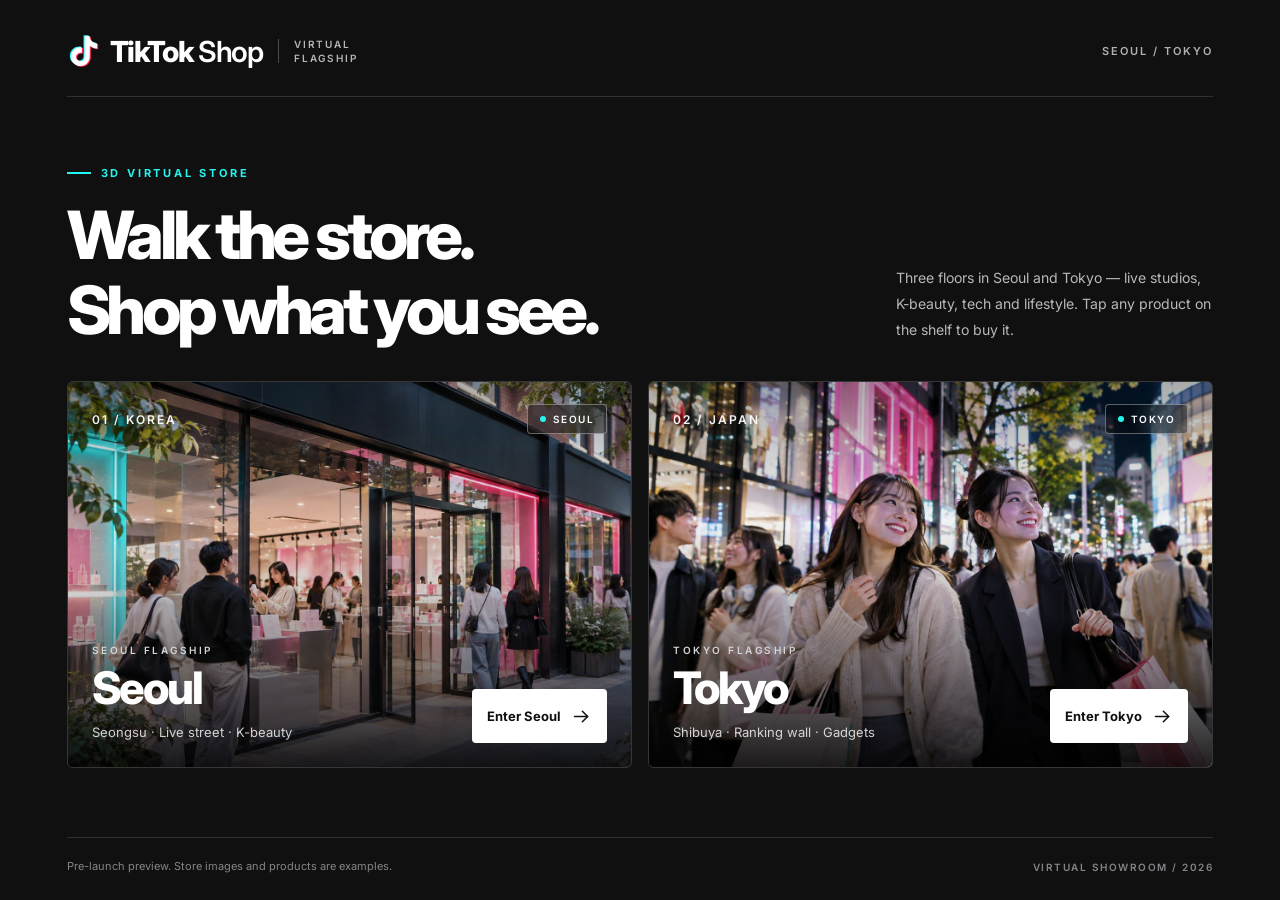
<file: tour.html>
<!DOCTYPE html>
<html lang="ko">
<head>
<meta charset="UTF-8">
<meta name="viewport" content="width=device-width, initial-scale=1.0, viewport-fit=cover">
<meta name="theme-color" content="#101010">
<title>TikTok Shop — Virtual Store Tour</title>

<link rel="preconnect" href="https://fonts.googleapis.com">
<link rel="preconnect" href="https://fonts.gstatic.com" crossorigin>
<link href="https://fonts.googleapis.com/css2?family=Inter:wght@400;500;600;700;800;900&family=Noto+Sans+KR:wght@400;500;600;700;800&family=Noto+Sans+JP:wght@400;500;600;700;800&family=Noto+Sans+SC:wght@400;500;600;700;800&display=swap" rel="stylesheet">

<script type="importmap">
{"imports":{"three":"./lib/three/three.module.min.js","three/addons/":"./lib/three/addons/"}}
</script>

<style>
:root {
    --red: #FE2C55;
    --cyan: #25F4EE;
    --black: #101010;
    --white: #FFFFFF;
    --muted: #929295;
    --glass: rgba(15, 15, 17, .84);
    --glass-border: rgba(255, 255, 255, .15);
    --line: #E9E9EB;
    --radius: 12px;
    --panel-width: 420px;
    --font: "Inter", "Noto Sans KR", "Noto Sans JP",
            "Noto Sans SC", sans-serif;
    --ease: cubic-bezier(.22, 1, .36, 1);
    --safe-top: env(safe-area-inset-top, 0px);
    --safe-bottom: env(safe-area-inset-bottom, 0px);
    --safe-left: env(safe-area-inset-left, 0px);
    --safe-right: env(safe-area-inset-right, 0px);
}

* {
    box-sizing: border-box;
    -webkit-tap-highlight-color: transparent;
}

html,
body {
    width: 100%;
    height: 100%;
    margin: 0;
    overflow: hidden;
    overscroll-behavior: none;
    background: var(--black);
    color: var(--white);
    font-family: var(--font);
    font-size: 14px;
    -webkit-font-smoothing: antialiased;
}

html:lang(ja) {
    --font: "Inter", "Noto Sans JP", sans-serif;
}

html:lang(zh) {
    --font: "Inter", "Noto Sans SC", sans-serif;
}

button,
select,
input {
    font: inherit;
}

button,
a,
select {
    -webkit-user-select: none;
    user-select: none;
}

button {
    appearance: none;
    border: 0;
    padding: 0;
    color: inherit;
    cursor: pointer;
}

button:disabled {
    cursor: not-allowed;
}

button:focus-visible,
a:focus-visible,
select:focus-visible {
    outline: 2px solid var(--cyan);
    outline-offset: 4px;
}

a {
    color: inherit;
    text-decoration: none;
}

img {
    display: block;
    max-width: 100%;
}

svg {
    display: block;
    flex-shrink: 0;
}

[hidden] {
    display: none !important;
}

.icon {
    width: 20px;
    height: 20px;
    fill: none;
    stroke: currentColor;
    stroke-width: 1.75;
    stroke-linecap: round;
    stroke-linejoin: round;
}

/* ==================================================
   01. THREE.JS CANVAS
================================================== */

#scene {
    position: fixed;
    inset: 0;
    z-index: 0;
    width: 100%;
    height: 100%;
    display: block;
    outline: none;
    touch-action: none;
}

/* ==================================================
   02. BRAND LOCKUP
================================================== */

.brand {
    display: inline-flex;
    align-items: center;
    gap: 9px;
    color: #fff;
    white-space: nowrap;
    flex-shrink: 0;
}

.ttg {
    width: 30px;
    height: 30px;
    overflow: visible;
}

.brand-word {
    font-size: 24px;
    font-weight: 800;
    letter-spacing: -1.4px;
    line-height: 1;
}

.brand-word .shop {
    font-weight: 600;
    letter-spacing: -1.2px;
}

.brand-divider {
    width: 1px;
    height: 24px;
    margin: 0 6px;
    background: rgba(255,255,255,.25);
}

.brand-edition {
    color: #B7B7BA;
    font-size: 10px;
    font-weight: 600;
    line-height: 1.45;
    letter-spacing: 1.8px;
    text-transform: uppercase;
}

/* ==================================================
   03. INTRO
================================================== */

#intro {
    position: fixed;
    inset: 0;
    z-index: 100;
    overflow-x: hidden;
    overflow-y: auto;
    overscroll-behavior: contain;
    background: #101010;
    opacity: 1;
    visibility: visible;
    transition:
        opacity .65s var(--ease),
        visibility .65s;
}

#intro.off {
    opacity: 0;
    visibility: hidden;
    pointer-events: none;
}

.intro-shell {
    width: min(100%, 1800px);
    min-height: 100%;
    min-height: 100dvh;
    margin: 0 auto;
    padding:
        calc(34px + var(--safe-top))
        max(5.2vw, calc(24px + var(--safe-right)))
        calc(24px + var(--safe-bottom))
        max(5.2vw, calc(24px + var(--safe-left)));
    display: flex;
    flex-direction: column;
}

.intro-top {
    display: flex;
    align-items: center;
    justify-content: space-between;
    gap: 24px;
    padding-bottom: 28px;
    border-bottom: 1px solid #303030;
}

.intro-top .ttg {
    width: 34px;
    height: 34px;
}

.intro-top .brand-word {
    font-size: 29px;
}

.intro-index {
    color: #B0B0B0;
    font-size: 11px;
    font-weight: 600;
    letter-spacing: 2px;
    text-transform: uppercase;
    white-space: nowrap;
}

.intro-content {
    flex: 1;
    display: flex;
    flex-direction: column;
    justify-content: center;
    padding: clamp(36px, 5.2vh, 76px) 0;
}

.intro-heading {
    display: grid;
    grid-template-columns: minmax(0, 1.6fr) minmax(0, .65fr);
    align-items: end;
    column-gap: 48px;
    margin-bottom: 34px;
}

.intro-kicker {
    display: flex;
    align-items: center;
    gap: 10px;
    margin: 0 0 18px;
    font-size: 11px;
    font-weight: 700;
    letter-spacing: 2.8px;
    color: var(--cyan);
    text-transform: uppercase;
}

.intro-kicker::before {
    content: "";
    width: 24px;
    height: 2px;
    background: var(--cyan);
}

.intro-heading h1 {
    margin: 0;
    font-size: clamp(48px, 5.2vw, 94px);
    font-weight: 800;
    line-height: 1.12;
    letter-spacing: -.065em;
    white-space: pre-line;
    overflow-wrap: break-word;
}

.intro-heading p {
    max-width: 380px;
    margin: 0 0 4px auto;
    color: #B8B8BC;
    font-size: clamp(14px, 1.1vw, 18px);
    font-weight: 400;
    line-height: 1.85;
    word-break: keep-all;
    overflow-wrap: anywhere;
}

.store-grid {
    display: grid;
    grid-template-columns: repeat(2, minmax(0, 1fr));
    gap: 16px;
}

/* Store photographic cards */

.store-card {
    position: relative;
    isolation: isolate;
    overflow: hidden;
    display: block;
    width: 100%;
    height: clamp(290px, 43vh, 580px);
    min-width: 0;
    border: 1px solid #363636;
    border-radius: 6px;
    background: #222;
    text-align: left;
    color: #fff;
    transition: border-color .3s;
}

.store-card::before {
    content: "";
    position: absolute;
    inset: 0;
    z-index: -2;
    background-image: var(--store-photo);
    background-repeat: no-repeat;
    background-position: center;
    background-size: cover;
    transition: transform .9s var(--ease);
}

.store-card::after {
    content: "";
    position: absolute;
    inset: 0;
    z-index: -1;
    background: linear-gradient(
        180deg,
        rgba(0,0,0,.32) 0%,
        rgba(0,0,0,.03) 36%,
        rgba(0,0,0,.18) 55%,
        rgba(0,0,0,.87) 100%
    );
}

.store-seoul {
    --store-photo: url("img/seoul.jpg");
}

.store-tokyo {
    --store-photo: url("img/tokyo.jpg");
}

.store-card:not(:disabled):hover {
    border-color: rgba(255,255,255,.8);
}

.store-card:not(:disabled):hover::before {
    transform: scale(1.055);
}

.store-card:disabled .store-enter {
    opacity: .48;
}

.store-card-top {
    position: absolute;
    top: 22px;
    left: 24px;
    right: 24px;
    display: flex;
    align-items: center;
    justify-content: space-between;
    gap: 12px;
}

.store-number {
    color: rgba(255,255,255,.95);
    font-size: 12px;
    font-weight: 600;
    letter-spacing: 2px;
}

.store-location {
    display: flex;
    align-items: center;
    gap: 7px;
    padding: 8px 12px;
    border: 1px solid rgba(255,255,255,.35);
    border-radius: 4px;
    background: rgba(0,0,0,.4);
    font-size: 10px;
    font-weight: 600;
    letter-spacing: 1.5px;
    backdrop-filter: blur(12px);
}

.store-location::before {
    content: "";
    width: 6px;
    height: 6px;
    border-radius: 50%;
    background: var(--cyan);
}

.store-card-bottom {
    position: absolute;
    bottom: 0;
    left: 0;
    right: 0;
    padding: 28px 26px;
    display: flex;
    justify-content: space-between;
    align-items: end;
    gap: 20px;
}

.store-copy {
    min-width: 0;
}

.store-city-en {
    display: block;
    margin-bottom: 8px;
    color: #D5D5D5;
    font-size: 10px;
    font-weight: 600;
    letter-spacing: 2.5px;
}

.store-title {
    display: block;
    margin-bottom: 9px;
    font-size: clamp(35px, 3.5vw, 60px);
    font-weight: 800;
    line-height: 1.1;
    letter-spacing: -.055em;
}

.store-sub {
    display: block;
    max-width: 340px;
    font-size: 13px;
    line-height: 1.65;
    color: rgba(255,255,255,.8);
    overflow-wrap: anywhere;
}

.store-enter {
    display: inline-flex;
    justify-content: center;
    align-items: center;
    gap: 16px;
    flex-shrink: 0;
    min-height: 54px;
    max-width: 48%;
    padding: 12px 19px;
    background: #fff;
    border-radius: 4px;
    color: #101010;
    font-size: 13px;
    font-weight: 700;
    line-height: 1.4;
    transition:
        background .25s,
        color .25s;
}

.store-enter .icon {
    width: 21px;
    height: 21px;
}

.store-card:not(:disabled):hover .store-enter {
    background: var(--red);
    color: #fff;
}

/* Intro footer and loading */

.intro-footer {
    padding-top: 20px;
    border-top: 1px solid #303030;
    display: flex;
    align-items: center;
    justify-content: space-between;
    gap: 24px;
}

#introLoading {
    display: flex;
    align-items: center;
    gap: 10px;
    flex-shrink: 0;
    color: #C4C4C4;
    font-size: 12px;
    font-weight: 500;
}

#introLoading:not(:empty)::before {
    content: "";
    width: 15px;
    height: 15px;
    border: 2px solid #414141;
    border-top-color: var(--cyan);
    border-right-color: var(--cyan);
    border-radius: 50%;
    animation: loading-spin .85s linear infinite;
}

#introLoading:empty {
    display: none;
}

@keyframes loading-spin {
    to {
        transform: rotate(360deg);
    }
}

.intro-preview {
    max-width: 750px;
    margin: 0;
    color: #858589;
    font-size: 11px;
    line-height: 1.6;
}

.intro-copyright {
    flex-shrink: 0;
    color: #858589;
    font-size: 10px;
    letter-spacing: 1.5px;
    font-weight: 600;
}

/* ==================================================
   04. HUD
================================================== */

#hud {
    position: fixed;
    inset: 0;
    z-index: 20;
    pointer-events: none;
    user-select: none;
}

.hud-top {
    position: absolute;
    top: calc(20px + var(--safe-top));
    left: calc(20px + var(--safe-left));
    right: calc(20px + var(--safe-right));
    display: flex;
    justify-content: space-between;
    align-items: flex-start;
    gap: 12px;
}

.glass {
    background: var(--glass);
    border: 1px solid var(--glass-border);
    box-shadow: 0 5px 22px rgba(0,0,0,.18);
    backdrop-filter: blur(20px);
    -webkit-backdrop-filter: blur(20px);
}

.hud-identity {
    display: flex;
    align-items: center;
    flex: 0 1 auto;
    gap: 14px;
    min-height: 64px;
    min-width: 0;
    padding: 11px 16px;
    border-radius: var(--radius);
}

.hud-identity .brand {
    gap: 7px;
}

.hud-identity .ttg {
    width: 25px;
    height: 25px;
}

.hud-identity .brand-word {
    font-size: 19px;
    letter-spacing: -1.05px;
}

.hud-identity .brand-word .shop {
    letter-spacing: -.8px;
}

.hud-identity .brand-divider {
    height: 31px;
    margin: 0;
    flex-shrink: 0;
}

.store-info {
    min-width: 0;
    max-width: 240px;
    display: flex;
    flex-direction: column;
    gap: 4px;
}

#storeName {
    font-size: 14px;
    font-weight: 700;
    white-space: nowrap;
    text-overflow: ellipsis;
    overflow: hidden;
    line-height: 1.35;
}

#floorTitle {
    color: #BCBCC0;
    font-size: 11px;
    font-weight: 500;
    line-height: 1.3;
    white-space: nowrap;
    text-overflow: ellipsis;
    overflow: hidden;
}

/* Store switch */

.store-switch {
    display: flex;
    align-items: stretch;
    gap: 3px;
    flex-shrink: 0;
    padding: 4px;
    border-radius: 10px;
    min-height: 48px;
}

.store-switch button {
    min-width: 86px;
    min-height: 38px;
    padding: 7px 13px;
    border-radius: 6px;
    background: transparent;
    color: #BDBDC1;
    font-size: 13px;
    font-weight: 600;
    line-height: 1.3;
    pointer-events: auto;
    transition: background .2s, color .2s;
}

.store-switch button.on {
    color: #101010;
    background: #fff;
    font-weight: 700;
}

.store-switch button:not(.on):hover {
    background: rgba(255,255,255,.1);
    color: #fff;
}

/* Top right tools */

.hud-tools {
    flex-shrink: 0;
    display: flex;
    align-items: center;
    min-height: 52px;
    gap: 3px;
    padding: 5px;
    border-radius: var(--radius);
}

.hud-select-wrap {
    position: relative;
    display: flex;
    align-items: center;
}

.hud-select-wrap::after {
    content: "";
    position: absolute;
    right: 8px;
    top: 50%;
    width: 5px;
    height: 5px;
    border-right: 1.5px solid #B8B8B8;
    border-bottom: 1.5px solid #B8B8B8;
    transform: translateY(-70%) rotate(45deg);
    pointer-events: none;
}

#lang,
#cur {
    height: 40px;
    min-width: 0;
    padding: 0 22px 0 10px;
    border: 0;
    border-radius: 6px;
    appearance: none;
    background: transparent;
    color: #fff;
    font-size: 12px;
    font-weight: 600;
    cursor: pointer;
    pointer-events: auto;
}

#lang {
    width: 100px;
}

#cur {
    width: 75px;
}

#lang:hover,
#cur:hover {
    background: rgba(255,255,255,.08);
}

#lang option,
#cur option {
    background: #202022;
    color: #fff;
}

.tool-divider {
    width: 1px;
    height: 22px;
    margin: 0 3px;
    background: rgba(255,255,255,.15);
    flex-shrink: 0;
}

.hud-icon-btn {
    position: relative;
    display: inline-flex;
    align-items: center;
    justify-content: center;
    width: 42px;
    height: 42px;
    flex-shrink: 0;
    border-radius: 7px;
    background: transparent;
    color: #fff;
    pointer-events: auto;
    transition:
        color .2s,
        background .2s;
}

.hud-icon-btn:hover {
    background: rgba(255,255,255,.12);
}

.hud-icon-btn.on {
    background: var(--cyan);
    color: #101010;
}

.hud-text-btn {
    display: inline-flex;
    align-items: center;
    justify-content: center;
    padding: 0 12px;
    height: 40px;
    max-width: 150px;
    border-radius: 7px;
    color: #D8D8DC;
    font-size: 12px;
    font-weight: 600;
    text-align: center;
    line-height: 1.2;
    pointer-events: auto;
    transition: background .2s;
}

.hud-text-btn:hover {
    background: rgba(255,255,255,.12);
    color: #fff;
}

.hud-mall {
    background: #fff;
    color: #101010;
}

.hud-mall:hover {
    background: var(--red);
    color: #fff;
}

/* Cart counter */

#cartN {
    position: absolute;
    top: 0;
    right: -2px;
    z-index: 2;
    min-width: 19px;
    height: 19px;
    padding: 0 4px;
    display: flex;
    align-items: center;
    justify-content: center;
    background: var(--red);
    border: 2px solid #18181A;
    border-radius: 20px;
    color: #fff;
    font-size: 10px;
    font-weight: 800;
    line-height: 1;
    font-variant-numeric: tabular-nums;
}

#cartN.bump,
#cartBtn.bump {
    animation: cart-bump .4s var(--ease);
}

@keyframes cart-bump {
    0%, 100% {
        transform: scale(1);
    }
    45% {
        transform: scale(1.28);
    }
}

/* ==================================================
   05. FLOOR CONTROL AND MINIMAP
================================================== */

#floorBtn {
    position: absolute;
    right: calc(20px + var(--safe-right));
    top: 50%;
    transform: translateY(-50%);
    min-width: 66px;
    max-width: 110px;
    min-height: 64px;
    display: flex;
    flex-direction: column;
    justify-content: center;
    align-items: center;
    gap: 7px;
    padding: 12px 10px;
    border-radius: 10px;
    color: #fff;
    font-size: 12px;
    font-weight: 600;
    line-height: 1.3;
    text-align: center;
    pointer-events: auto;
    transition: background .2s;
}

#floorBtn:hover {
    background: #29292B;
}

#floorBtn.on {
    border-color: var(--cyan);
}

.floor-control-mark {
    font-size: 21px;
    font-weight: 700;
    line-height: 1;
    letter-spacing: -1px;
    color: var(--cyan);
}

#map {
    position: absolute;
    right: calc(20px + var(--safe-right));
    bottom: calc(20px + var(--safe-bottom));
    width: 260px;
    height: 180px;
    max-width: calc(100vw - 40px);
    border: 1px solid rgba(255,255,255,.2);
    border-radius: 12px;
    background: rgba(12,12,14,.88);
    box-shadow: 0 8px 32px rgba(0,0,0,.25);
    backdrop-filter: blur(18px);
    -webkit-backdrop-filter: blur(18px);
    pointer-events: none;
}

/* ==================================================
   06. NAVIGATION HINT
================================================== */

#hint {
    position: absolute;
    left: 50%;
    bottom: calc(24px + var(--safe-bottom));
    transform: translateX(-50%);
    max-width: calc(100vw - 40px);
    padding: 13px 20px;
    border-radius: 8px;
    background: rgba(12,12,14,.83);
    border: 1px solid rgba(255,255,255,.15);
    color: #E3E3E5;
    backdrop-filter: blur(16px);
    -webkit-backdrop-filter: blur(16px);
    font-size: 12px;
    font-weight: 500;
    line-height: 1.65;
    text-align: center;
    white-space: normal;
    overflow-wrap: anywhere;
    opacity: 1;
    transition: opacity .4s, visibility .4s;
}

#hint.off {
    opacity: 0;
    visibility: hidden;
}

#hint [data-t="hint_touch"] {
    display: none;
}

/* Elevator action */

#portalBtn {
    position: absolute;
    bottom: calc(100px + var(--safe-bottom));
    left: 50%;
    transform: translateX(-50%);
    min-width: 220px;
    max-width: calc(100% - 40px);
    min-height: 58px;
    padding: 14px 28px;
    border: 1px solid rgba(255,255,255,.4);
    border-radius: 10px;
    background: var(--cyan);
    color: #101010;
    box-shadow:
        0 0 28px rgba(37,244,238,.28),
        0 8px 24px rgba(0,0,0,.25);
    font-size: 16px;
    font-weight: 800;
    text-align: center;
    line-height: 1.4;
    pointer-events: auto;
    animation: portal-in .3s var(--ease);
    transition: background .2s, box-shadow .2s;
}

#portalBtn:hover {
    background: #75FFFA;
    box-shadow:
        0 0 36px rgba(37,244,238,.4),
        0 8px 24px rgba(0,0,0,.25);
}

@keyframes portal-in {
    from {
        opacity: 0;
        transform: translate(-50%, 10px);
    }
    to {
        opacity: 1;
        transform: translate(-50%, 0);
    }
}

/* Mobile joystick */

#joy {
    position: absolute;
    left: calc(24px + var(--safe-left));
    bottom: calc(30px + var(--safe-bottom));
    display: none;
    width: 120px;
    height: 120px;
    border: 1px solid rgba(255,255,255,.35);
    border-radius: 50%;
    background: rgba(0,0,0,.23);
    backdrop-filter: blur(8px);
    -webkit-backdrop-filter: blur(8px);
    pointer-events: auto;
    touch-action: none;
    user-select: none;
}

#joy::before {
    content: "";
    position: absolute;
    inset: 13px;
    border: 1px solid rgba(255,255,255,.13);
    border-radius: 50%;
    pointer-events: none;
}

#joy i {
    position: absolute;
    top: 50%;
    left: 50%;
    width: 46px;
    height: 46px;
    margin-left: -23px;
    margin-top: -23px;
    border: 1px solid rgba(255,255,255,.65);
    border-radius: 50%;
    background: rgba(255,255,255,.4);
    box-shadow: 0 4px 12px rgba(0,0,0,.15);
    pointer-events: none;
}

/* ==================================================
   07. PRODUCT HOVER TOOLTIP
================================================== */

#tip {
    position: fixed;
    z-index: 30;
    top: 0;
    left: 0;
    max-width: min(280px, calc(100vw - 32px));
    padding: 12px 16px;
    border: 1px solid rgba(255,255,255,.16);
    border-radius: 8px;
    background: rgba(15,15,17,.93);
    box-shadow: 0 6px 24px rgba(0,0,0,.2);
    backdrop-filter: blur(18px);
    -webkit-backdrop-filter: blur(18px);
    color: #fff;
    pointer-events: none;
    will-change: transform;
}

#tip b {
    display: block;
    font-size: 13px;
    font-weight: 600;
    line-height: 1.5;
    overflow-wrap: anywhere;
}

#tip span {
    display: block;
    margin-top: 4px;
    font-size: 15px;
    font-weight: 800;
    color: var(--cyan);
    font-variant-numeric: tabular-nums;
}

#tip:has(b:empty):has(span:empty) {
    display: none;
}

/* ==================================================
   08. FLOOR SELECTION SHEET
================================================== */

#floorSheet {
    position: fixed;
    z-index: 60;
    inset: 0;
    display: flex;
    align-items: center;
    justify-content: flex-end;
    padding:
        calc(20px + var(--safe-top))
        calc(20px + var(--safe-right))
        calc(20px + var(--safe-bottom))
        calc(20px + var(--safe-left));
    background: rgba(0,0,0,.44);
    opacity: 0;
    visibility: hidden;
    pointer-events: none;
    transition:
        opacity .3s,
        visibility .3s;
}

#floorSheet.on {
    opacity: 1;
    visibility: visible;
    pointer-events: auto;
}

.floor-sheet-panel {
    width: min(330px, 100%);
    max-height: 80dvh;
    overflow-y: auto;
    padding: 26px;
    background: #18181A;
    border: 1px solid #414144;
    border-radius: 16px;
    box-shadow: 0 20px 70px rgba(0,0,0,.35);
    transform: translateX(28px);
    transition: transform .35s var(--ease);
}

#floorSheet.on .floor-sheet-panel {
    transform: translateX(0);
}

.sheet-handle {
    display: none;
}

.floor-sheet-kicker {
    margin-bottom: 9px;
    font-size: 10px;
    font-weight: 600;
    letter-spacing: 2px;
    color: #9C9CA1;
}

.floor-sheet-panel h2 {
    margin: 0 0 24px;
    color: #fff;
    font-size: 25px;
    font-weight: 700;
    line-height: 1.4;
    letter-spacing: -.8px;
}

#floors {
    display: flex;
    flex-direction: column;
    gap: 10px;
}

#floors button {
    position: relative;
    display: flex;
    align-items: center;
    gap: 15px;
    width: 100%;
    min-height: 78px;
    padding: 12px;
    padding-right: 32px;
    border: 1px solid #404044;
    border-radius: 10px;
    background: #252528;
    color: #E9E9EC;
    text-align: left;
    transition:
        border-color .2s,
        background .2s;
}

#floors button b {
    width: 52px;
    height: 52px;
    flex-shrink: 0;
    display: flex;
    align-items: center;
    justify-content: center;
    background: #111113;
    border: 1px solid #525256;
    border-radius: 50%;
    color: #F8F8F8;
    font-size: 22px;
    font-weight: 700;
    line-height: 1;
    letter-spacing: -.8px;
}

#floors button span {
    min-width: 0;
    font-size: 14px;
    font-weight: 600;
    line-height: 1.5;
    overflow-wrap: anywhere;
}

#floors button::after {
    position: absolute;
    right: 16px;
    top: 50%;
    content: "";
    width: 7px;
    height: 7px;
    border-radius: 50%;
    background: #606064;
    transform: translateY(-50%);
}

#floors button.on {
    border-color: var(--cyan);
    background: #1C3030;
}

#floors button.on b {
    background: var(--cyan);
    color: #101010;
    border-color: var(--cyan);
}

#floors button.on::after {
    background: var(--cyan);
}

#floors button:hover {
    border-color: #B4B4B8;
}

#floors button.on:hover {
    border-color: var(--cyan);
}

/* ==================================================
   09. PRODUCT PANEL
================================================== */

#ppWrap {
    position: fixed;
    inset: 0;
    z-index: 70;
    display: flex;
    align-items: stretch;
    justify-content: flex-end;
    background: rgba(0,0,0,.36);
    opacity: 0;
    visibility: hidden;
    pointer-events: none;
    transition:
        opacity .3s,
        visibility .3s;
}

#ppWrap.on {
    opacity: 1;
    visibility: visible;
    pointer-events: auto;
}

#pp {
    position: relative;
    width: min(var(--panel-width), 100vw);
    height: 100%;
    height: 100dvh;
    padding-top: var(--safe-top);
    padding-right: var(--safe-right);
    padding-bottom: var(--safe-bottom);
    background: #fff;
    color: #161616;
    box-shadow: -16px 0 60px rgba(0,0,0,.18);
    overflow-y: auto;
    overflow-x: hidden;
    overscroll-behavior: contain;
    scrollbar-width: thin;
    scrollbar-color: #C9C9CD transparent;
    transform: translateX(100%);
    transition: transform .42s var(--ease);
}

#ppWrap.on #pp {
    transform: translateX(0);
}

/* Close control */

.pp-x {
    position: absolute;
    z-index: 5;
    top: calc(16px + var(--safe-top));
    right: calc(16px + var(--safe-right));
    display: flex;
    justify-content: center;
    align-items: center;
    width: 38px;
    height: 38px;
    border: 1px solid rgba(0,0,0,.09);
    border-radius: 50%;
    background: rgba(255,255,255,.94);
    box-shadow: 0 3px 12px rgba(0,0,0,.06);
    color: #171717;
    font-size: 24px;
    font-weight: 400;
    line-height: 1;
    cursor: pointer;
    transition: background .2s;
}

.pp-x:hover {
    background: #EAEAEA;
}

.pp-x svg {
    width: 19px;
    height: 19px;
}

/* Product photography */

.pp-img {
    position: relative;
    display: flex;
    align-items: center;
    justify-content: center;
    width: 100%;
    aspect-ratio: 1 / 1;
    overflow: hidden;
    padding: 28px;
    background: #fff;
    border-bottom: 1px solid #F0F0F0;
}

.pp-img img {
    width: 100%;
    height: 100%;
    max-height: 100%;
    display: block;
    object-fit: contain;
    object-position: center;
}

.pp-body {
    padding: 23px 24px 0;
}

/* Brand and merchandise badges */

.pp-brand {
    display: flex;
    align-items: center;
    flex-wrap: wrap;
    gap: 6px;
    margin: 0 0 10px;
    color: #76767A;
    font-size: 11px;
    font-weight: 700;
    line-height: 1.5;
    letter-spacing: .6px;
    text-transform: uppercase;
}

.pp-brand em {
    display: inline-flex;
    align-items: center;
    justify-content: center;
    min-height: 21px;
    padding: 3px 7px;
    border-radius: 3px;
    font-size: 10px;
    font-weight: 800;
    font-style: normal;
    line-height: 1;
    letter-spacing: .4px;
}

.pp-brand .b-BEST {
    background: #171717;
    color: #fff;
}

.pp-brand .b-LIVE {
    background: var(--red);
    color: #fff;
}

.pp-brand .b-NEW {
    background: #D7FCF8;
    color: #11625E;
}

.pp-brand .b-DEAL {
    background: #FFF0F3;
    color: #D61B45;
}

#pp h3 {
    margin: 0 0 10px;
    font-size: 23px;
    font-weight: 700;
    color: #171717;
    line-height: 1.45;
    letter-spacing: -.65px;
    overflow-wrap: anywhere;
    word-break: keep-all;
}

.pp-meta {
    display: flex;
    align-items: center;
    flex-wrap: wrap;
    gap: 7px;
    margin-bottom: 19px;
    color: #76767A;
    font-size: 12px;
    font-weight: 500;
    line-height: 1.6;
}

/* Price hierarchy */

.pp-price {
    display: flex;
    align-items: baseline;
    flex-wrap: wrap;
    column-gap: 10px;
    row-gap: 5px;
    margin-bottom: 20px;
    padding-bottom: 21px;
    border-bottom: 1px solid var(--line);
    font-variant-numeric: tabular-nums;
}

.pp-price s {
    color: #99999E;
    font-size: 14px;
    font-weight: 500;
    text-decoration-thickness: 1px;
}

.pp-price b.disc {
    color: var(--red);
    font-size: 29px;
    font-weight: 800;
    letter-spacing: -1.2px;
}

.pp-price strong {
    color: #161616;
    font-size: clamp(28px, 3vw, 34px);
    font-weight: 800;
    letter-spacing: -1.4px;
    line-height: 1.2;
}

.pp-desc {
    margin: 0 0 25px;
    color: #65656B;
    font-size: 13px;
    font-weight: 400;
    line-height: 1.85;
    white-space: pre-line;
    overflow-wrap: anywhere;
}

/* Product options */

.pp-opt {
    display: flex;
    flex-direction: column;
    align-items: stretch;
    gap: 10px;
    margin-bottom: 18px;
}

.pp-opt > span,
.pp-qty > span {
    display: block;
    font-size: 13px;
    font-weight: 700;
    line-height: 1.4;
    color: #222;
}

.pp-opt select {
    appearance: none;
    width: 100%;
    min-height: 48px;
    padding: 12px 38px 12px 14px;
    border: 1px solid #DADADD;
    border-radius: 6px;
    background-color: #fff;
    background-image: url("data:image/svg+xml,%3Csvg xmlns='http://www.w3.org/2000/svg' width='16' height='16' viewBox='0 0 24 24' fill='none' stroke='%23333333' stroke-width='1.8' stroke-linecap='round' stroke-linejoin='round'%3E%3Cpath d='m6 9 6 6 6-6'/%3E%3C/svg%3E");
    background-repeat: no-repeat;
    background-position: right 13px center;
    color: #202020;
    font-size: 13px;
    cursor: pointer;
}

.pp-opt select:focus {
    border-color: #242424;
    outline: none;
}

/* Quantity */

.pp-qty {
    display: flex;
    align-items: center;
    gap: 0;
    min-height: 54px;
    margin-bottom: 14px;
}

.pp-qty > span {
    margin-right: auto;
    padding-right: 12px;
}

.pp-qty button {
    display: flex;
    align-items: center;
    justify-content: center;
    width: 42px;
    height: 40px;
    flex-shrink: 0;
    border: 1px solid #DEDEE0;
    background: #F8F8F8;
    color: #222;
    font-size: 20px;
    font-weight: 500;
    line-height: 1;
    transition: background .2s;
}

.pp-qty button:first-of-type {
    border-radius: 6px 0 0 6px;
}

.pp-qty button:last-of-type {
    border-radius: 0 6px 6px 0;
}

.pp-qty button:hover {
    background: #EAEAEA;
}

.pp-qty button:disabled {
    color: #BBB;
    background: #FAFAFA;
}

.pp-qty output {
    display: flex;
    align-items: center;
    justify-content: center;
    min-width: 48px;
    height: 40px;
    padding: 0 7px;
    border-top: 1px solid #DEDEE0;
    border-bottom: 1px solid #DEDEE0;
    color: #171717;
    font-size: 14px;
    font-weight: 700;
    font-variant-numeric: tabular-nums;
}

/* Feedback */

.pp-msg {
    margin: 8px 0 14px;
    padding: 11px 13px;
    border-radius: 6px;
    background: #F0F8F6;
    color: #24614F;
    font-size: 12px;
    font-weight: 500;
    line-height: 1.6;
}

.pp-msg:empty {
    display: none;
}

.pp-msg.error {
    background: #FFF0F3;
    color: #C82044;
}

/* Sticky purchase actions */

.pp-cta {
    position: sticky;
    z-index: 4;
    bottom: 0;
    display: grid;
    grid-template-columns: minmax(0, 1fr) minmax(0, 1fr);
    gap: 9px;
    margin: 20px 0 0;
    padding: 16px 0;
    border-top: 1px solid var(--line);
    background: #fff;
}

.pp-cta button {
    display: flex;
    justify-content: center;
    align-items: center;
    min-height: 54px;
    min-width: 0;
    padding: 10px 13px;
    border-radius: 6px;
    font-size: 14px;
    font-weight: 700;
    line-height: 1.4;
    text-align: center;
    overflow-wrap: anywhere;
    transition:
        background .2s,
        transform .15s;
}

.pp-cta button:active {
    transform: scale(.98);
}

.pp-cta button.ghost {
    border: 1px solid #CFCFD2;
    background: #fff;
    color: #171717;
}

.pp-cta button.ghost:hover {
    background: #F3F3F3;
    border-color: #171717;
}

.pp-cta button.primary {
    border: 1px solid var(--red);
    background: var(--red);
    color: #fff;
}

.pp-cta button.primary:hover {
    background: #E92049;
    border-color: #E92049;
}

.pp-cta button:disabled {
    opacity: .45;
    cursor: not-allowed;
    transform: none;
}

.pp-note {
    margin: 0;
    padding: 0 0 20px;
    color: #95959B;
    font-size: 11px;
    font-weight: 400;
    line-height: 1.7;
    text-align: center;
    overflow-wrap: anywhere;
}

/* ==================================================
   10. SCENE TRANSITION
================================================== */

#fade {
    position: fixed;
    inset: 0;
    z-index: 90;
    background: #000;
    opacity: 0;
    visibility: hidden;
    pointer-events: none;
    transition:
        opacity .36s ease,
        visibility .36s;
}

#fade.on {
    opacity: 1;
    visibility: visible;
    pointer-events: auto;
}

/* ==================================================
   11. DESKTOP — COMPACT
================================================== */

@media (max-width: 1280px) {

    .hud-top {
        gap: 8px;
    }

    .hud-identity {
        gap: 10px;
        padding: 10px 12px;
        min-height: 52px;
    }

    .hud-identity .brand-word {
        font-size: 17px;
    }

    .hud-identity .ttg {
        width: 22px;
        height: 22px;
    }

    .hud-identity .brand-divider {
        height: 26px;
    }

    .store-info {
        max-width: 180px;
    }

    .store-switch button {
        min-width: 66px;
        padding: 7px 10px;
    }

    .hud-tools {
        gap: 1px;
    }

    .hud-text-btn {
        padding: 0 9px;
    }

    #lang {
        width: 89px;
    }

    #cur {
        width: 67px;
    }

    .store-card-bottom {
        gap: 12px;
        padding: 24px;
    }

    .store-enter {
        padding: 12px 15px;
        gap: 10px;
    }
}

/* ==================================================
   12. TABLET
================================================== */

@media (max-width: 1050px) {

    .hud-top {
        display: grid;
        grid-template-columns: minmax(0, 1fr) auto;
        grid-template-areas:
            "identity switch"
            "tools tools";
        align-items: center;
        gap: 8px;
    }

    .hud-identity {
        grid-area: identity;
        justify-self: start;
        max-width: 100%;
    }

    .store-switch {
        grid-area: switch;
        justify-self: end;
    }

    .hud-tools {
        grid-area: tools;
        justify-self: end;
    }

    .intro-heading {
        grid-template-columns: minmax(0, 1fr);
        gap: 18px;
    }

    .intro-heading p {
        max-width: 650px;
        margin: 0;
    }

    .intro-heading h1 {
        font-size: clamp(48px, 7vw, 76px);
    }

    .store-card {
        height: clamp(300px, 40vh, 460px);
    }

    .store-card-bottom {
        align-items: start;
        flex-direction: column;
    }

    .store-enter {
        min-height: 45px;
        max-width: 100%;
    }
}

/* ==================================================
   13. MOBILE — 360PX AND ABOVE
================================================== */

@media (max-width: 767px) {

    :root {
        --radius: 9px;
    }

    .intro-shell {
        padding:
            calc(20px + var(--safe-top))
            max(16px, var(--safe-right))
            calc(20px + var(--safe-bottom))
            max(16px, var(--safe-left));
    }

    .intro-top {
        padding-bottom: 19px;
        gap: 10px;
    }

    .intro-top .brand {
        gap: 7px;
    }

    .intro-top .ttg {
        width: 28px;
        height: 28px;
    }

    .intro-top .brand-word {
        font-size: 24px;
    }

    .intro-top .brand-divider,
    .intro-top .brand-edition {
        display: none;
    }

    .intro-index {
        font-size: 9px;
        letter-spacing: 1.2px;
    }

    .intro-content {
        justify-content: flex-start;
        padding: 30px 0 22px;
    }

    .intro-heading {
        gap: 14px;
        margin-bottom: 24px;
    }

    .intro-kicker {
        margin-bottom: 14px;
        font-size: 10px;
        letter-spacing: 1.8px;
    }

    .intro-kicker::before {
        width: 17px;
    }

    .intro-heading h1 {
        font-size: clamp(35px, 9vw, 58px);
        line-height: 1.15;
        letter-spacing: -.055em;
    }

    .intro-heading p {
        font-size: 13px;
        line-height: 1.7;
    }

    .store-grid {
        grid-template-columns: minmax(0, 1fr);
        gap: 12px;
    }

    .store-card {
        height: clamp(205px, 30vh, 320px);
        min-height: 205px;
        border-radius: 5px;
    }

    .store-card-top {
        top: 14px;
        left: 16px;
        right: 16px;
    }

    .store-number {
        font-size: 10px;
    }

    .store-location {
        padding: 6px 8px;
        font-size: 9px;
        letter-spacing: 1px;
    }

    .store-card-bottom {
        flex-direction: row;
        align-items: flex-end;
        padding: 18px 16px;
        gap: 10px;
    }

    .store-city-en {
        font-size: 9px;
        letter-spacing: 1.7px;
        margin-bottom: 6px;
    }

    .store-title {
        font-size: 35px;
        margin-bottom: 6px;
    }

    .store-sub {
        font-size: 11px;
        line-height: 1.55;
    }

    .store-enter {
        min-height: 42px;
        max-width: 45%;
        gap: 7px;
        padding: 10px 12px;
        font-size: 11px;
    }

    .store-enter .icon {
        width: 16px;
        height: 16px;
    }

    .intro-footer {
        flex-wrap: wrap;
        gap: 12px;
        padding-top: 15px;
    }

    #introLoading {
        flex-basis: 100%;
        font-size: 11px;
    }

    .intro-preview {
        font-size: 10px;
    }

    .intro-copyright {
        font-size: 9px;
    }

    /* Two-row mobile HUD */

    .hud-top {
        top: calc(10px + var(--safe-top));
        left: calc(10px + var(--safe-left));
        right: calc(10px + var(--safe-right));
        grid-template-columns: minmax(0, 1fr) auto;
        gap: 6px;
    }

    .hud-identity {
        width: 100%;
        min-height: 54px;
        gap: 8px;
        padding: 8px 10px;
    }

    .hud-identity .brand {
        gap: 4px;
    }

    .hud-identity .ttg {
        width: 21px;
        height: 21px;
    }

    .hud-identity .brand-word {
        font-size: 15px;
        letter-spacing: -.8px;
    }

    .hud-identity .brand-word .shop {
        letter-spacing: -.6px;
    }

    .hud-identity .brand-divider {
        height: 24px;
    }

    .store-info {
        max-width: none;
        gap: 3px;
    }

    #storeName {
        font-size: 11px;
    }

    #floorTitle {
        font-size: 9px;
    }

    .store-switch {
        min-height: 54px;
        padding: 4px;
        gap: 3px;
        align-items: stretch;
        border-radius: 9px;
    }

    .store-switch button {
        min-width: 48px;
        min-height: 42px;
        padding: 6px 7px;
        font-size: 11px;
        overflow-wrap: anywhere;
        max-width: 82px;
    }

    .hud-tools {
        width: 100%;
        min-height: 48px;
        justify-content: space-between;
        padding: 3px 5px;
        gap: 2px;
    }

    .hud-select-wrap {
        flex-shrink: 0;
    }

    .hud-select-wrap::after {
        right: 5px;
    }

    #lang,
    #cur {
        height: 40px;
        font-size: 11px;
        padding: 0 16px 0 6px;
    }

    #lang {
        width: 79px;
    }

    #cur {
        width: 58px;
    }

    .hud-icon-btn {
        width: 39px;
        height: 40px;
    }

    .hud-icon-btn .icon {
        width: 19px;
        height: 19px;
    }

    .tool-divider {
        margin: 0 1px;
        height: 18px;
    }

    .hud-text-btn {
        min-width: 0;
        max-width: 85px;
        padding: 0 7px;
        height: 36px;
        font-size: 10px;
        overflow-wrap: anywhere;
        flex: 1 1 auto;
    }

    #cartN {
        top: 0;
        right: 0;
        min-width: 18px;
        height: 18px;
        font-size: 9px;
    }

    /* Floor / map controls */

    #floorBtn {
        top: auto;
        bottom: calc(185px + var(--safe-bottom));
        right: calc(12px + var(--safe-right));
        transform: none;
        min-width: 54px;
        max-width: 84px;
        min-height: 58px;
        padding: 9px 8px;
        font-size: 11px;
    }

    .floor-control-mark {
        font-size: 18px;
    }

    #map {
        right: calc(12px + var(--safe-right));
        bottom: calc(18px + var(--safe-bottom));
        width: 195px;
        height: 135px;
        border-radius: 9px;
    }

    #hint {
        bottom: calc(170px + var(--safe-bottom));
        max-width: calc(100% - 120px);
        padding: 9px 12px;
        font-size: 10px;
        line-height: 1.5;
    }

    #portalBtn {
        bottom: calc(253px + var(--safe-bottom));
        min-height: 51px;
        min-width: 190px;
        max-width: calc(100% - 40px);
        padding: 12px 20px;
        font-size: 14px;
    }

    /* Mobile floor bottom sheet */

    #floorSheet {
        padding: 0;
        align-items: flex-end;
        justify-content: stretch;
    }

    .floor-sheet-panel {
        width: 100%;
        max-height: 78vh;
        max-height: 78dvh;
        padding:
            12px
            max(22px, var(--safe-right))
            calc(24px + var(--safe-bottom))
            max(22px, var(--safe-left));
        border-radius: 20px 20px 0 0;
        border-bottom: 0;
        transform: translateY(100%);
    }

    #floorSheet.on .floor-sheet-panel {
        transform: translateY(0);
    }

    .sheet-handle {
        display: block;
        width: 36px;
        height: 4px;
        margin: 0 auto 22px;
        background: #67676A;
        border-radius: 8px;
    }

    .floor-sheet-panel h2 {
        font-size: 23px;
        margin-bottom: 20px;
    }

    #floors {
        gap: 8px;
    }

    #floors button {
        min-height: 72px;
    }

    #floors button b {
        width: 46px;
        height: 46px;
        font-size: 20px;
    }

    /* Mobile product bottom sheet */

    #ppWrap {
        align-items: flex-end;
        justify-content: stretch;
    }

    #pp {
        width: 100%;
        height: auto;
        max-height: 86vh;
        max-height: 86dvh;
        padding-top: 0;
        padding-right: 0;
        padding-bottom: var(--safe-bottom);
        border-radius: 18px 18px 0 0;
        transform: translateY(100%);
        box-shadow: 0 -12px 60px rgba(0,0,0,.18);
    }

    #ppWrap.on #pp {
        transform: translateY(0);
    }

    #pp::before {
        content: "";
        position: absolute;
        z-index: 6;
        top: 9px;
        left: 50%;
        width: 34px;
        height: 4px;
        background: #D2D2D5;
        border-radius: 8px;
        transform: translateX(-50%);
        pointer-events: none;
    }

    .pp-x {
        top: 16px;
        right: 14px;
        width: 36px;
        height: 36px;
    }

    .pp-img {
        aspect-ratio: 1 / 1;
        max-height: 310px;
        padding: 25px 34px 15px;
    }

    .pp-body {
        padding:
            19px
            max(18px, var(--safe-right))
            0
            max(18px, var(--safe-left));
    }

    #pp h3 {
        font-size: 21px;
        line-height: 1.45;
    }

    .pp-meta {
        margin-bottom: 14px;
    }

    .pp-price {
        padding-bottom: 17px;
        margin-bottom: 16px;
    }

    .pp-price strong {
        font-size: 31px;
    }

    .pp-price b.disc {
        font-size: 27px;
    }

    .pp-desc {
        font-size: 13px;
        margin-bottom: 20px;
    }

    .pp-cta {
        gap: 8px;
        padding: 12px 0;
    }

    .pp-cta button {
        min-height: 52px;
        font-size: 13px;
    }

    .pp-note {
        font-size: 10px;
        padding-bottom: 14px;
    }
}

/* ==================================================
   14. NARROW MOBILE
================================================== */

@media (max-width: 390px) {

    .hud-top {
        left: calc(7px + var(--safe-left));
        right: calc(7px + var(--safe-right));
    }

    .hud-identity {
        padding: 7px 8px;
        gap: 6px;
    }

    .hud-identity .brand-word {
        display: none;
    }

    .hud-identity .ttg {
        width: 25px;
        height: 25px;
    }

    .store-switch button {
        min-width: 46px;
    }

    #lang {
        width: 73px;
    }

    #cur {
        width: 54px;
    }

    .hud-icon-btn {
        width: 37px;
    }

    .hud-text-btn {
        padding: 0 6px;
    }

    .hud-tools .tool-divider {
        display: none;
    }

    .store-enter {
        max-width: 44%;
        padding: 9px 10px;
        gap: 5px;
    }

    .store-title {
        font-size: 31px;
    }

    .store-sub {
        font-size: 10px;
    }

    #map {
        width: 169px;
        height: 117px;
    }
}

/* ==================================================
   15. TOUCH INPUT
================================================== */

@media (pointer: coarse) {

    #joy {
        display: block;
    }

    #hint [data-t="hint_desk"] {
        display: none;
    }

    #hint [data-t="hint_touch"] {
        display: inline;
    }

    #hint {
        bottom: calc(168px + var(--safe-bottom));
    }

    #portalBtn {
        bottom: calc(230px + var(--safe-bottom));
    }

    #tip {
        display: none !important;
    }
}

@media (pointer: coarse) and (max-width: 767px) {

    #joy {
        width: 120px;
        height: 120px;
        left: calc(18px + var(--safe-left));
        bottom: calc(22px + var(--safe-bottom));
    }

    #portalBtn {
        bottom: calc(253px + var(--safe-bottom));
    }
}

/* ==================================================
   16. SHORT AND LANDSCAPE DISPLAYS
================================================== */

@media (max-height: 650px) and (min-width: 768px) {

    .intro-shell {
        padding-top: calc(18px + var(--safe-top));
        padding-bottom: calc(14px + var(--safe-bottom));
    }

    .intro-top {
        padding-bottom: 16px;
    }

    .intro-content {
        padding: 24px 0;
    }

    .intro-heading {
        margin-bottom: 20px;
    }

    .intro-heading h1 {
        font-size: clamp(36px, 4.2vw, 58px);
    }

    .store-card {
        min-height: 240px;
        height: 46vh;
    }

    .intro-footer {
        padding-top: 12px;
    }

    .pp-img {
        max-height: 280px;
    }
}

@media (orientation: landscape) and (max-height: 500px) {

    .hud-top {
        top: calc(8px + var(--safe-top));
        left: calc(8px + var(--safe-left));
        right: calc(8px + var(--safe-right));
    }

    #joy {
        left: calc(16px + var(--safe-left));
        bottom: calc(14px + var(--safe-bottom));
    }

    #map {
        width: 156px;
        height: 108px;
        bottom: calc(10px + var(--safe-bottom));
        right: calc(10px + var(--safe-right));
    }

    #floorBtn {
        top: auto;
        bottom: calc(130px + var(--safe-bottom));
        right: calc(10px + var(--safe-right));
        transform: none;
    }

    #hint {
        bottom: calc(10px + var(--safe-bottom));
        max-width: 45vw;
    }

    #portalBtn {
        bottom: calc(72px + var(--safe-bottom));
    }

    #pp {
        width: min(420px, 65vw);
        max-height: 100dvh;
        height: 100dvh;
        border-radius: 0;
    }

    #pp::before {
        display: none;
    }

    .pp-img {
        max-height: 230px;
    }

    .floor-sheet-panel {
        max-height: 88dvh;
    }
}

/* ==================================================
   17. ACCESSIBILITY
================================================== */

@media (prefers-reduced-motion: reduce) {

    *,
    *::before,
    *::after {
        animation-duration: .01ms !important;
        transition-duration: .01ms !important;
        scroll-behavior: auto !important;
    }
}

@supports not (backdrop-filter: blur(10px)) {

    .glass,
    #hint,
    #tip,
    #map {
        background-color: rgba(16,16,18,.96);
    }
}

.visually-hidden {
    position: absolute !important;
    width: 1px !important;
    height: 1px !important;
    padding: 0 !important;
    margin: -1px !important;
    overflow: hidden !important;
    clip: rect(0,0,0,0) !important;
    white-space: nowrap !important;
    border: 0 !important;
}

/* fixes after device check */
@media (max-width:600px){
  #hint{top:calc(132px + env(safe-area-inset-top,0px));bottom:auto!important;left:12px;right:12px;transform:none;max-width:none}
  #cur{width:78px!important}
}
#cur{min-width:84px}
#floorTitle{white-space:normal;display:-webkit-box;-webkit-line-clamp:2;-webkit-box-orient:vertical;overflow:hidden}

@media (max-width:400px){
  #hud a[data-t="home"]{display:none!important}
  #hud a[data-t="mall"]{white-space:nowrap!important;font-size:11px!important;padding-left:9px!important;padding-right:9px!important}
}
@media (max-height:500px){
  .pp-img{aspect-ratio:auto!important;height:96px;padding:8px!important}
  .pp-cta{padding:10px 0!important;margin-top:12px!important}
  #pp h3{font-size:18px!important}
  .floor-sheet-panel{padding:16px!important;max-height:calc(100dvh - 24px)!important}
  .floor-sheet-panel h2{font-size:20px!important;margin-bottom:8px!important}
  .floor-sheet-kicker{margin-bottom:4px!important}
  #floors{gap:6px!important}
  #floors button{min-height:46px!important;padding-top:6px!important;padding-bottom:6px!important}
  #floors button b{width:36px!important;height:36px!important;font-size:15px!important}
}
</style>
<link rel="icon" href="data:image/svg+xml,<svg xmlns='http://www.w3.org/2000/svg' viewBox='-3 -3 30 30'>
<meta name="description" content="TikTok Shop 서울·도쿄 3D 가상 매장 — 둘러보고 바로 구매">
</head>

<body>

<!-- SVG SYMBOL LIBRARY -->
<svg width="0" height="0" style="position:absolute" aria-hidden="true">
    <defs>
        <path id="ttp" d="M12.525.02c1.31-.02 2.61-.01 3.91-.02.08 1.53.63 3.09 1.75 4.17 1.12 1.11 2.7 1.62 4.24 1.79v4.03c-1.44-.05-2.89-.35-4.2-.97-.57-.26-1.1-.59-1.62-.93-.01 2.92.01 5.84-.02 8.75-.08 1.4-.54 2.79-1.35 3.94-1.31 1.92-3.58 3.17-5.91 3.21-1.43.08-2.86-.31-4.08-1.03-2.02-1.19-3.44-3.37-3.65-5.71-.02-.5-.03-1-.01-1.49.18-1.9 1.12-3.72 2.58-4.96 1.66-1.44 3.98-2.13 6.15-1.72.02 1.48-.04 2.96-.04 4.44-.99-.32-2.15-.23-3.02.37-.63.41-1.11 1.04-1.36 1.75-.21.51-.15 1.07-.14 1.61.24 1.64 1.82 3.02 3.5 2.87 1.12-.01 2.19-.66 2.77-1.61.19-.33.4-.67.41-1.06.1-1.79.06-3.57.07-5.36.01-4.03-.01-8.05.02-12.07z"/>
    </defs>

    <symbol id="icon-arrow-right" viewBox="0 0 24 24">
        <path d="M4 12h15"/>
        <path d="m13 6 6 6-6 6"/>
    </symbol>

    <symbol id="icon-map" viewBox="0 0 24 24">
        <path d="m3 6 6-3 6 3 6-3v15l-6 3-6-3-6 3V6Z"/>
        <path d="M9 3v15M15 6v15"/>
    </symbol>

    <symbol id="icon-cart" viewBox="0 0 24 24">
        <path d="M2 3h3l3.2 12h11.4l2.2-9H6"/>
        <circle cx="10" cy="20" r="1.5"/>
        <circle cx="18" cy="20" r="1.5"/>
    </symbol>

    <symbol id="icon-layers" viewBox="0 0 24 24">
        <path d="m12 3 10 5-10 5L2 8l10-5Z"/>
        <path d="m2 12 10 5 10-5"/>
        <path d="m2 16 10 5 10-5"/>
    </symbol>

    <symbol id="icon-close" viewBox="0 0 24 24">
        <path d="m6 6 12 12M18 6 6 18"/>
    </symbol>
</svg>

<!-- 3D RENDERING CANVAS -->
<canvas id="scene"></canvas>

<!-- ==================================================
     INTRO
=================================================== -->

<section id="intro" aria-label="Virtual Store Tour">

    <div class="intro-shell">

        <header class="intro-top">

            <div class="brand">
                <svg class="ttg" viewBox="-1.5 -1.5 27 27" aria-hidden="true">
                    <use href="#ttp" fill="#25F4EE" x="-.85" y="-.6"/>
                    <use href="#ttp" fill="#FE2C55" x=".85" y=".6"/>
                    <use href="#ttp" fill="currentColor"/>
                </svg>

                <span class="brand-word">
                    TikTok <span class="shop">Shop</span>
                </span>

                <span class="brand-divider"></span>

                <span class="brand-edition">
                    Virtual<br>Flagship
                </span>
            </div>

            <span class="intro-index">SEOUL / TOKYO</span>

        </header>

        <main class="intro-content">

            <div class="intro-heading">

                <div>
                    <div class="intro-kicker" data-t="intro_kicker">
                        VIRTUAL STORE EXPERIENCE
                    </div>

                    <h1 data-t="intro_h">새로운 쇼핑,
매장 그 이상의 경험.</h1>
                </div>

                <p data-t="intro_p">
                    서울과 도쿄의 쇼룸을 자유롭게 둘러보세요.
                    라이브 스튜디오부터 브랜드별 제품까지,
                    발견하는 순간 바로 쇼핑할 수 있습니다.
                </p>

            </div>

            <div class="store-grid">

                <!-- SEOUL STORE -->
                <button
                    type="button"
                    class="store-card store-seoul"
                    data-enter="seoul"
                    disabled
                >
                    <span class="store-card-top">
                        <span class="store-number">01 / KOREA</span>
                        <span class="store-location">SEOUL</span>
                    </span>

                    <span class="store-card-bottom">

                        <span class="store-copy">

                            <span class="store-city-en">
                                SEOUL FLAGSHIP
                            </span>

                            <span class="store-title" data-t="seoul">
                                서울점
                            </span>

                            <span class="store-sub" data-t="seoul_sub">
                                K-뷰티 · 라이프스타일 · 라이브 스튜디오
                            </span>

                        </span>

                        <span class="store-enter">
                            <span data-t="enter_seoul">매장 입장</span>

                            <svg class="icon" aria-hidden="true">
                                <use href="#icon-arrow-right"/>
                            </svg>
                        </span>

                    </span>

                </button>

                <!-- TOKYO STORE -->
                <button
                    type="button"
                    class="store-card store-tokyo"
                    data-enter="tokyo"
                    disabled
                >
                    <span class="store-card-top">
                        <span class="store-number">02 / JAPAN</span>
                        <span class="store-location">TOKYO</span>
                    </span>

                    <span class="store-card-bottom">

                        <span class="store-copy">

                            <span class="store-city-en">
                                TOKYO FLAGSHIP
                            </span>

                            <span class="store-title" data-t="tokyo">
                                도쿄점
                            </span>

                            <span class="store-sub" data-t="tokyo_sub">
                                뷰티 · 테크 · 글로벌 트렌드
                            </span>

                        </span>

                        <span class="store-enter">
                            <span data-t="enter_tokyo">매장 입장</span>

                            <svg class="icon" aria-hidden="true">
                                <use href="#icon-arrow-right"/>
                            </svg>
                        </span>

                    </span>

                </button>

            </div>

        </main>

        <footer class="intro-footer">

            <div
                id="introLoading"
                data-t="loading"
                role="status"
                aria-live="polite"
            >가상 매장을 준비하고 있습니다.</div>

            <p class="intro-preview" data-t="preview">
                본 페이지는 가상 쇼룸 미리보기입니다.
                실제 매장 구성 및 상품 정보와 차이가 있을 수 있습니다.
            </p>

            <span class="intro-copyright">VIRTUAL SHOWROOM / 2026</span>

        </footer>

    </div>

</section>

<!-- ==================================================
     HEADS-UP DISPLAY
=================================================== -->

<div id="hud" hidden>

    <header class="hud-top">

        <!-- Store identity -->
        <div class="hud-identity glass">

            <div class="brand">
                <svg class="ttg" viewBox="-1.5 -1.5 27 27" aria-hidden="true">
                    <use href="#ttp" fill="#25F4EE" x="-.85" y="-.6"/>
                    <use href="#ttp" fill="#FE2C55" x=".85" y=".6"/>
                    <use href="#ttp" fill="currentColor"/>
                </svg>

                <span class="brand-word">
                    TikTok <span class="shop">Shop</span>
                </span>
            </div>

            <span class="brand-divider"></span>

            <div class="store-info">
                <div id="storeName">서울점</div>
                <div id="floorTitle">1F · Beauty &amp; Lifestyle</div>
            </div>

        </div>

        <!-- Store switching -->
        <nav class="store-switch glass" aria-label="Select store">

            <button
                type="button"
                class="on"
                data-store="seoul"
                data-t="seoul"
            >서울점</button>

            <button
                type="button"
                data-store="tokyo"
                data-t="tokyo"
            >도쿄점</button>

        </nav>

        <!-- Utilities -->
        <nav class="hud-tools glass" aria-label="Store utilities">

            <div class="hud-select-wrap">
                <select id="lang" aria-label="Language">
                    <option value="ko">한국어</option>
                    <option value="en">English</option>
                    <option value="zh">简体中文</option>
                    <option value="ja">日本語</option>
                    <option value="vi">Tiếng Việt</option>
                </select>
            </div>

            <div class="hud-select-wrap">
                <select id="cur" aria-label="Currency">
                    <option value="KRW">KRW ₩</option>
                    <option value="JPY">JPY ¥</option>
                </select>
            </div>

            <span class="tool-divider" aria-hidden="true"></span>

            <button
                type="button"
                id="mapBtn"
                class="hud-icon-btn"
                aria-label="Toggle map"
                title="Map"
            >
                <svg class="icon" aria-hidden="true">
                    <use href="#icon-map"/>
                </svg>
            </button>

            <a
                id="cartBtn"
                class="hud-icon-btn"
                href="mall.html#cart"
                aria-label="Shopping cart"
                title="Shopping cart"
            >
                <svg class="icon" aria-hidden="true">
                    <use href="#icon-cart"/>
                </svg>

                <span id="cartN" hidden>0</span>
            </a>

            <span class="tool-divider" aria-hidden="true"></span>

            <a
                class="hud-text-btn hud-mall"
                href="mall.html"
                data-t="mall"
            >쇼핑몰</a>

            <a
                class="hud-text-btn"
                href="index.html"
                data-t="home"
            >홈</a>

        </nav>

    </header>

    <!-- Floor selection button -->
    <button
        type="button"
        id="floorBtn"
        class="glass"
        data-t="floors"
        aria-label="Select floor"
    >층 선택</button>

    <!-- Interactive minimap -->
    <canvas
        id="map"
        width="260"
        height="180"
        aria-label="Store minimap"
        hidden
    ></canvas>

    <!-- Movement instructions -->
    <div id="hint" aria-live="polite">
        <span data-t="hint_desk">
            WASD / 방향키 이동 · 마우스 드래그 시점 변경 · 상품 클릭
        </span>

        <span data-t="hint_touch">
            조이스틱으로 이동 · 화면을 밀어 둘러보기 · 상품 터치
        </span>
    </div>

    <!-- Elevator portal -->
    <button
        type="button"
        id="portalBtn"
        data-t="take_elevator"
        hidden
    >엘리베이터 이용하기</button>

    <!-- Mobile virtual joystick -->
    <div id="joy" aria-label="Movement joystick">
        <i aria-hidden="true"></i>
    </div>

</div>

<!-- ==================================================
     PRODUCT HOVER TOOLTIP
=================================================== -->

<div id="tip" role="tooltip">
    <b></b>
    <span></span>
</div>

<!-- ==================================================
     FLOOR SELECTION
=================================================== -->

<div id="floorSheet">

    <section
        class="floor-sheet-panel"
        role="dialog"
        aria-modal="true"
        aria-labelledby="floorSheetTitle"
    >

        <div class="sheet-handle" aria-hidden="true"></div>

        <div class="floor-sheet-kicker">
            STORE DIRECTORY
        </div>

        <h2 id="floorSheetTitle" data-t="floors">
            층 선택
        </h2>

        <!--
            Populated by tour/app.js:

            <button type="button" data-level="3">
                <b>3F</b>
                <span>Live Studio</span>
            </button>

            <button type="button" data-level="2">
                <b>2F</b>
                <span>Technology & Lifestyle</span>
            </button>

            <button type="button" data-level="1" class="on">
                <b>1F</b>
                <span>Beauty & Cosmetics</span>
            </button>
        -->

        <div id="floors"></div>

    </section>

</div>

<!-- ==================================================
     PRODUCT PURCHASE PANEL
=================================================== -->

<div id="ppWrap" aria-hidden="true">

    <div
        id="pp"
        role="dialog"
        aria-modal="true"
        aria-label="Product details"
    ></div>

</div>

<!--
    PRODUCT PANEL DYNAMIC MARKUP REFERENCE
    Injected into #pp by tour/app.js.

    <button type="button" class="pp-x" aria-label="Close">
        <svg class="icon" aria-hidden="true">
            <use href="#icon-close"/>
        </svg>
    </button>

    <div class="pp-img">
        <img src="PRODUCT_IMAGE" alt="PRODUCT_NAME">
    </div>

    <div class="pp-body">

        <div class="pp-brand">
            PRODUCT_BRAND
            <em class="b-BEST">BEST</em>
            <em class="b-LIVE">LIVE</em>
            <em class="b-NEW">NEW</em>
            <em class="b-DEAL">DEAL</em>
        </div>

        <h3>PRODUCT_NAME</h3>

        <div class="pp-meta">
            PRODUCT_METADATA
        </div>

        <div class="pp-price">
            <b class="disc">DISCOUNT_RATE</b>
            <strong>SALE_PRICE</strong>
            <s>ORIGINAL_PRICE</s>
        </div>

        <div class="pp-desc">
            PRODUCT_DESCRIPTION
        </div>

        <div class="pp-opt">
            <span>OPTION_LABEL</span>
            <select>
                <option>OPTION_VALUE</option>
            </select>
        </div>

        <div class="pp-qty">
            <span>QUANTITY_LABEL</span>
            <button type="button" aria-label="Decrease">−</button>
            <output>1</output>
            <button type="button" aria-label="Increase">+</button>
        </div>

        <div class="pp-msg" role="status"></div>

        <div class="pp-cta">
            <button type="button" class="ghost">ADD_TO_CART</button>
            <button type="button" class="primary">BUY_NOW</button>
        </div>

        <p class="pp-note">
            PURCHASE_NOTICE
        </p>

    </div>
-->

<!-- SCENE TRANSITION OVERLAY -->
<div id="fade" aria-hidden="true"></div>

<!-- APPLICATION ENTRY POINT -->
<script type="module" src="tour/app.js"></script>

</body>
</html>
</file>
